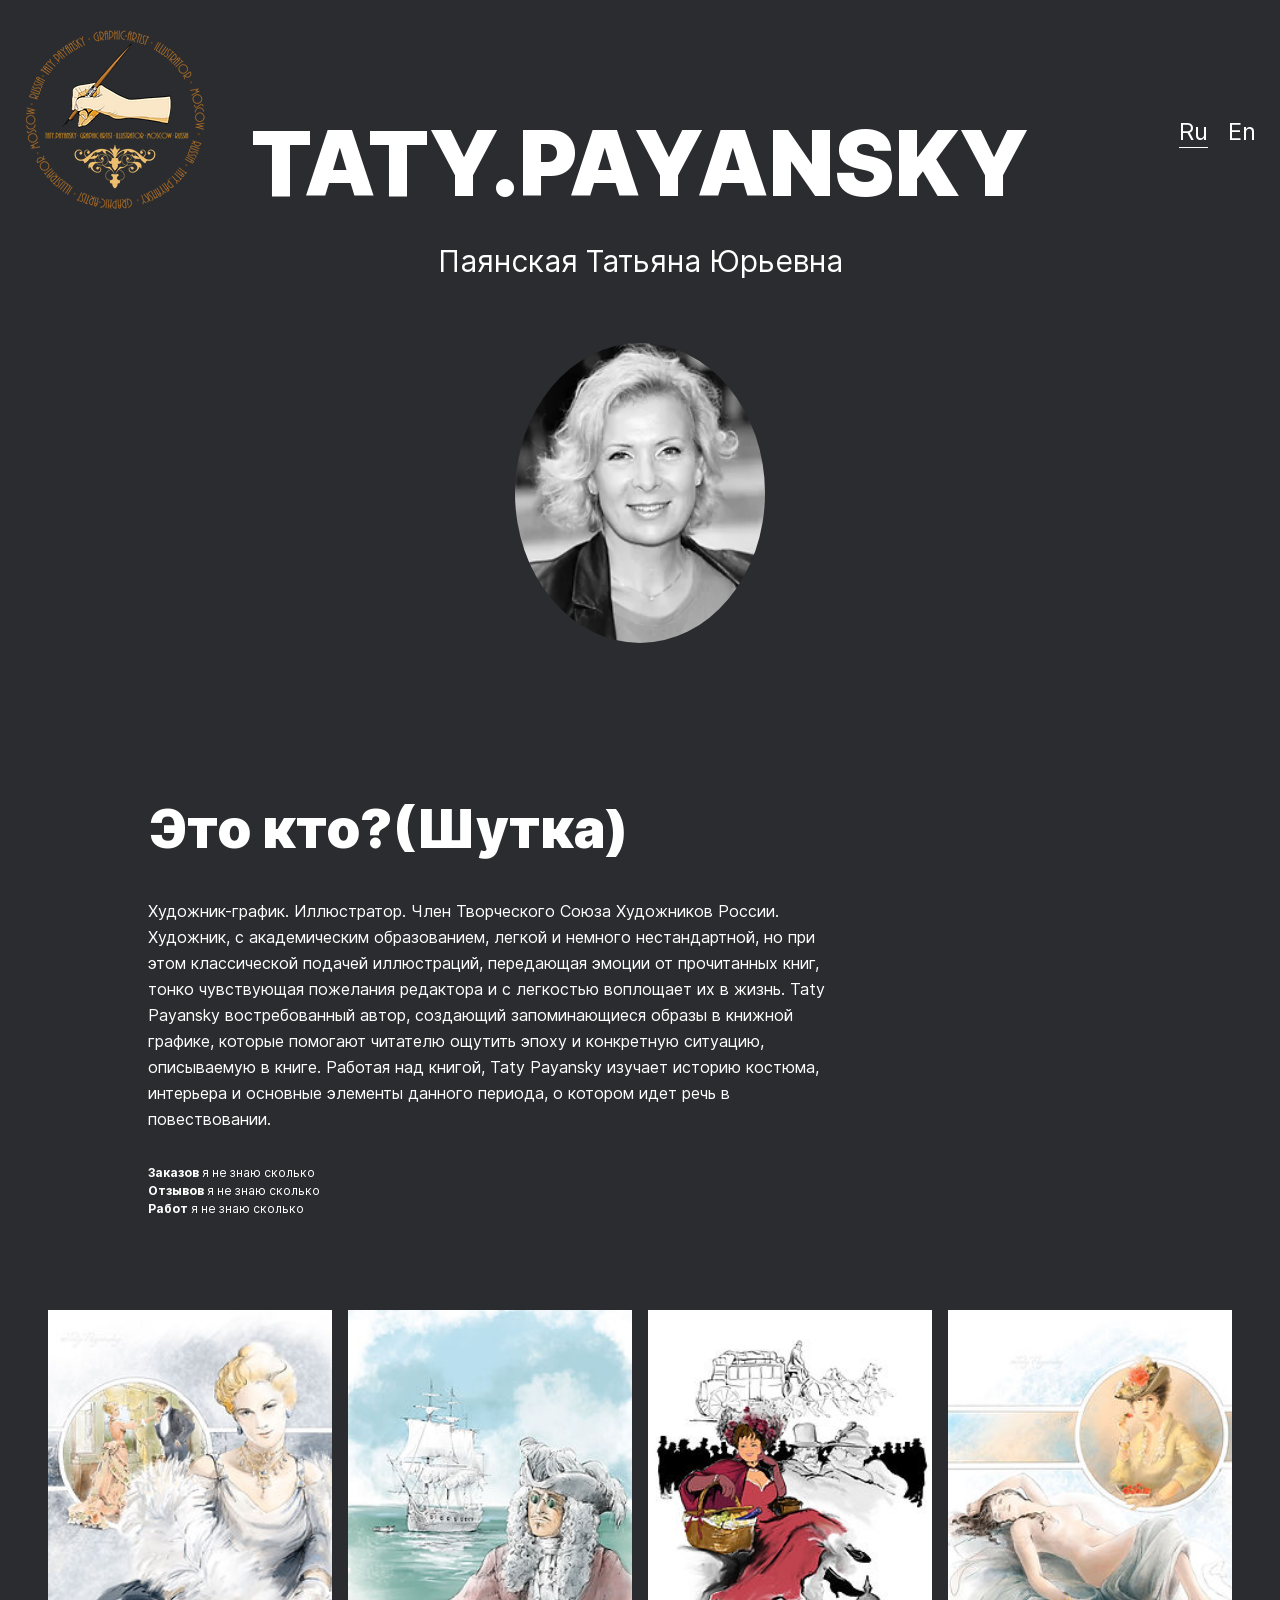
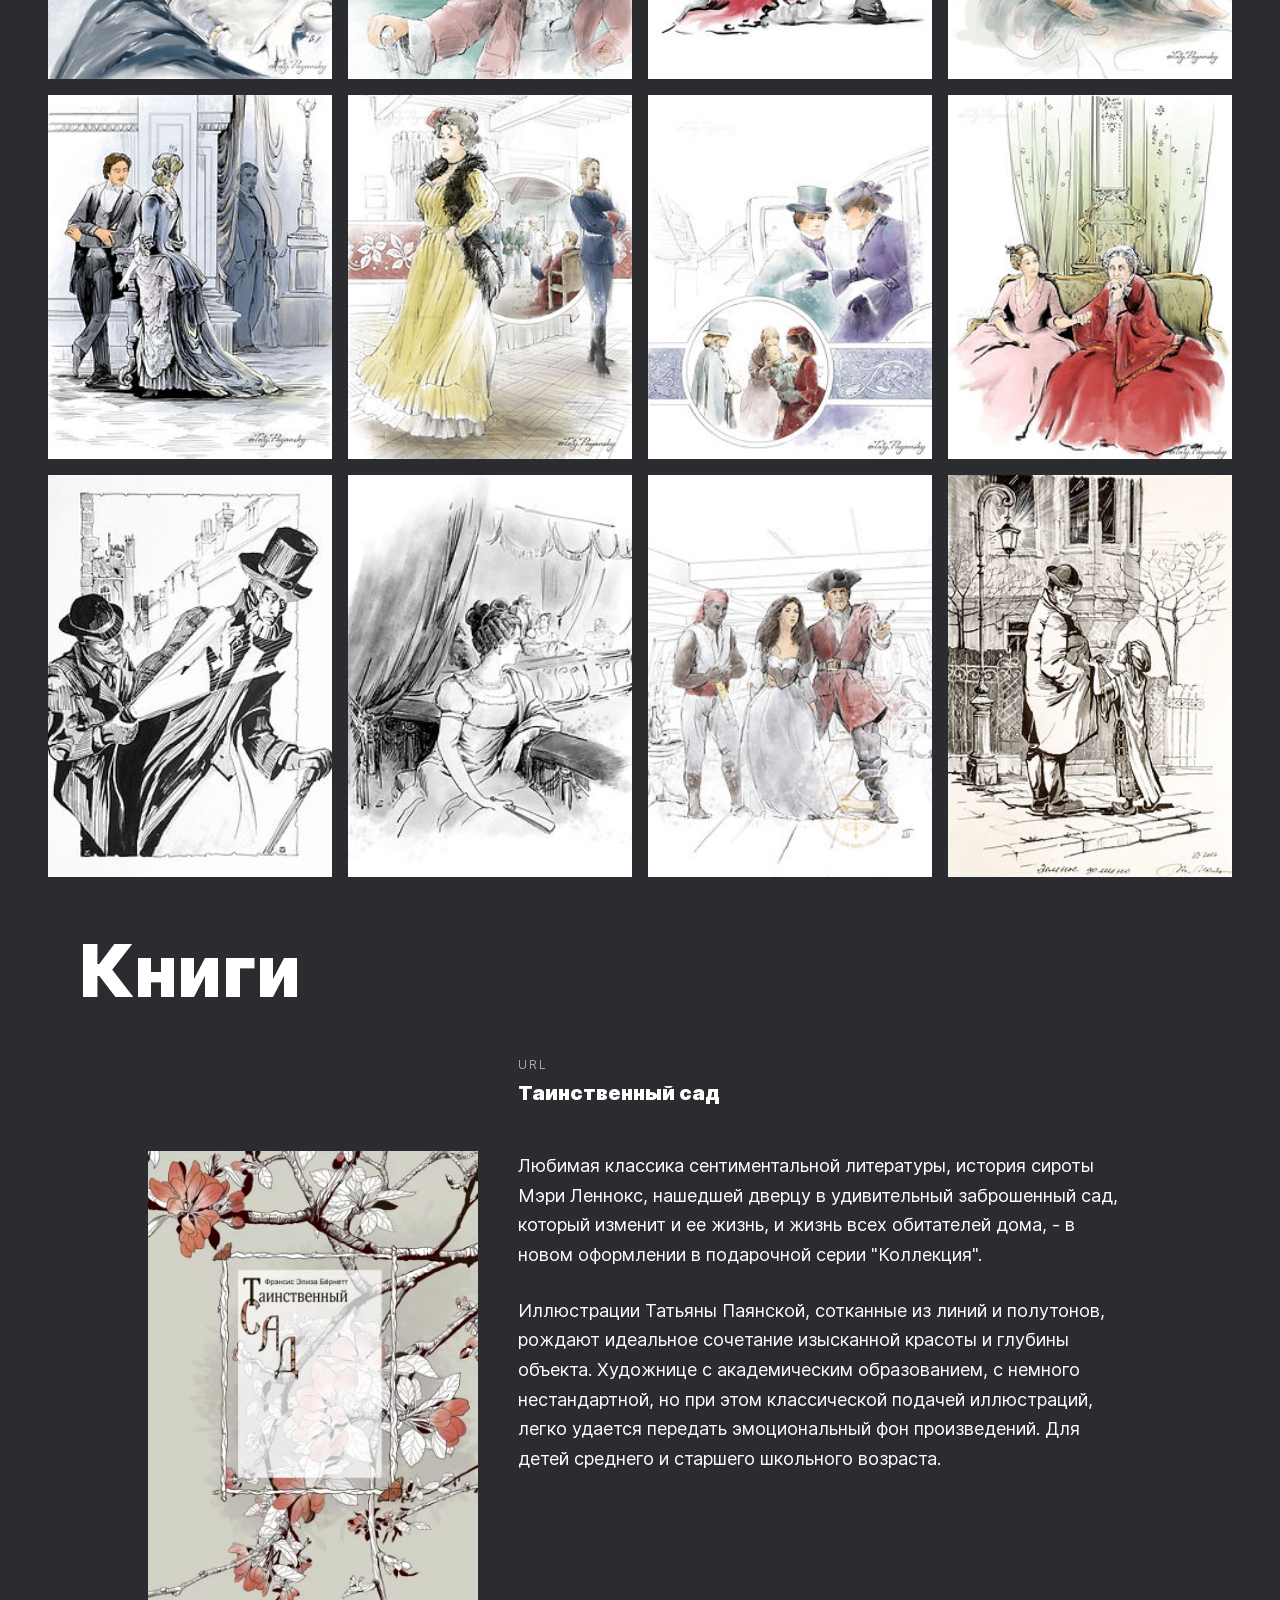
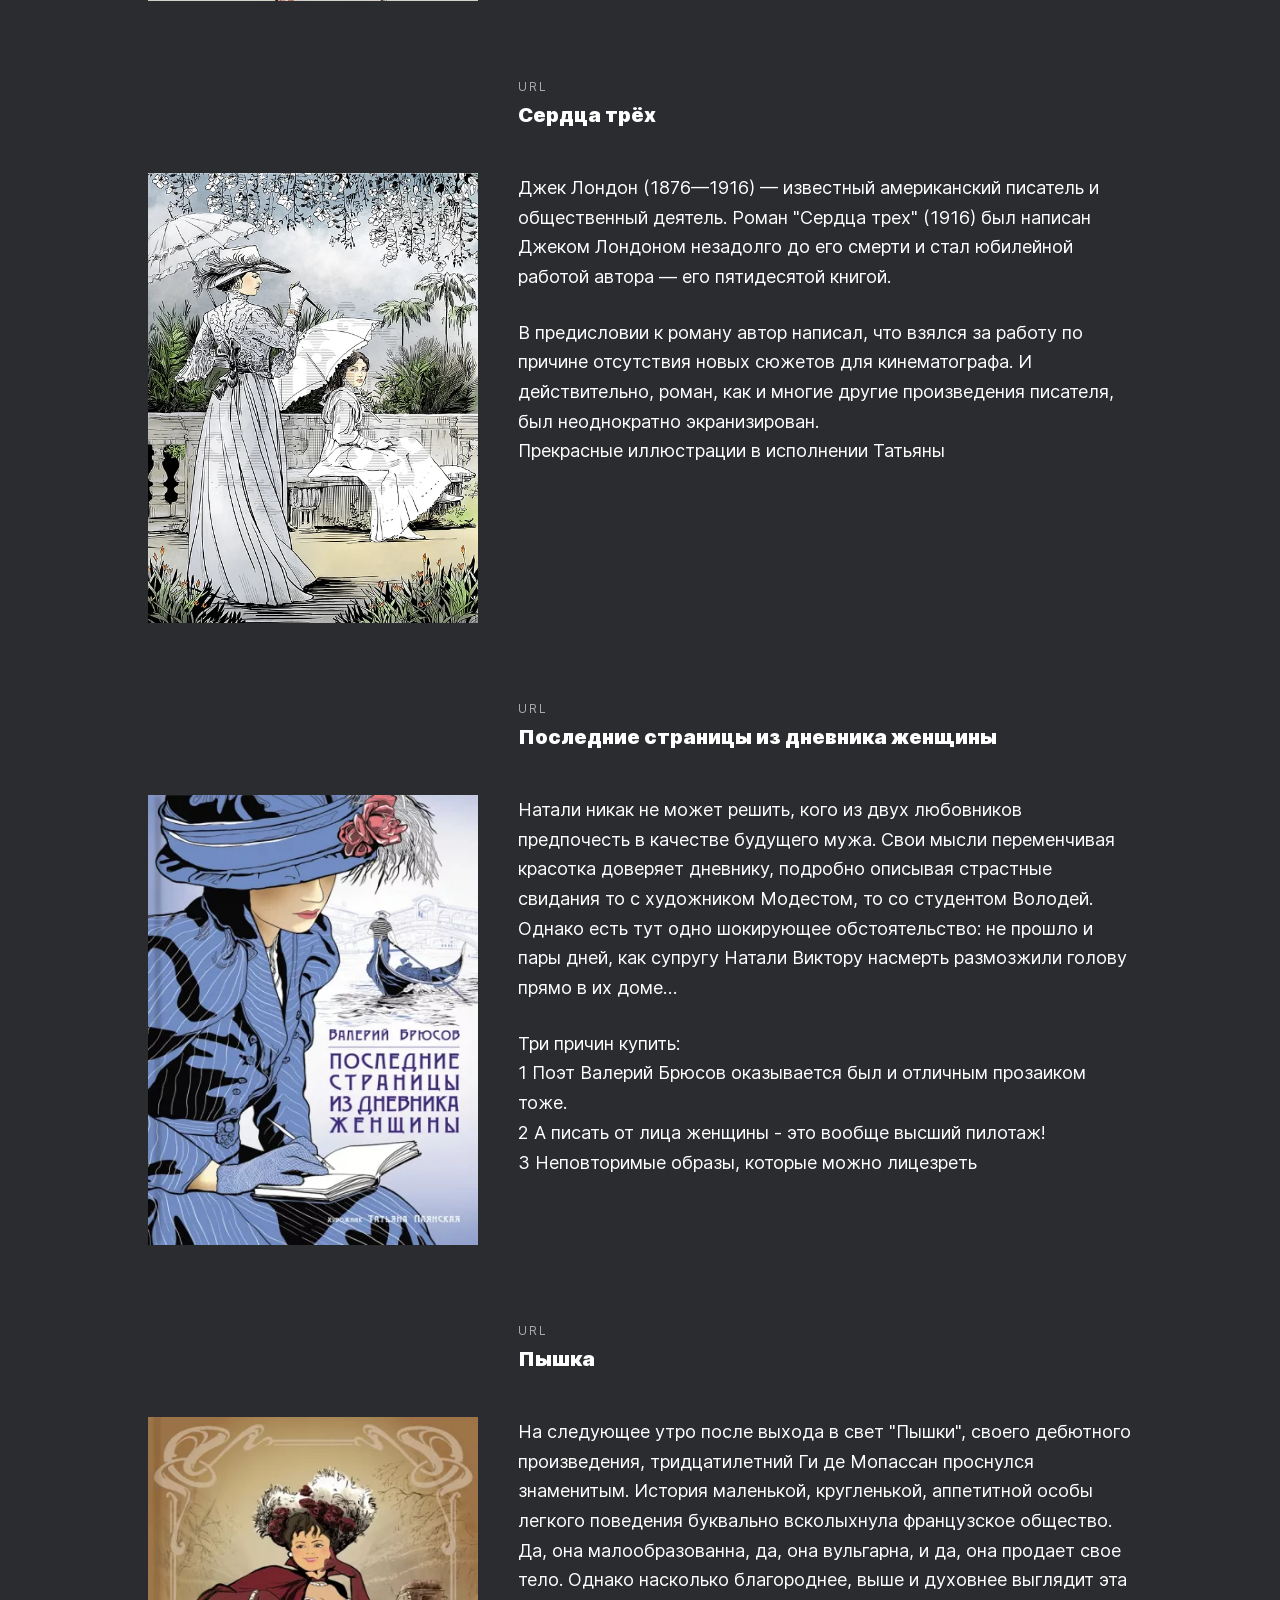
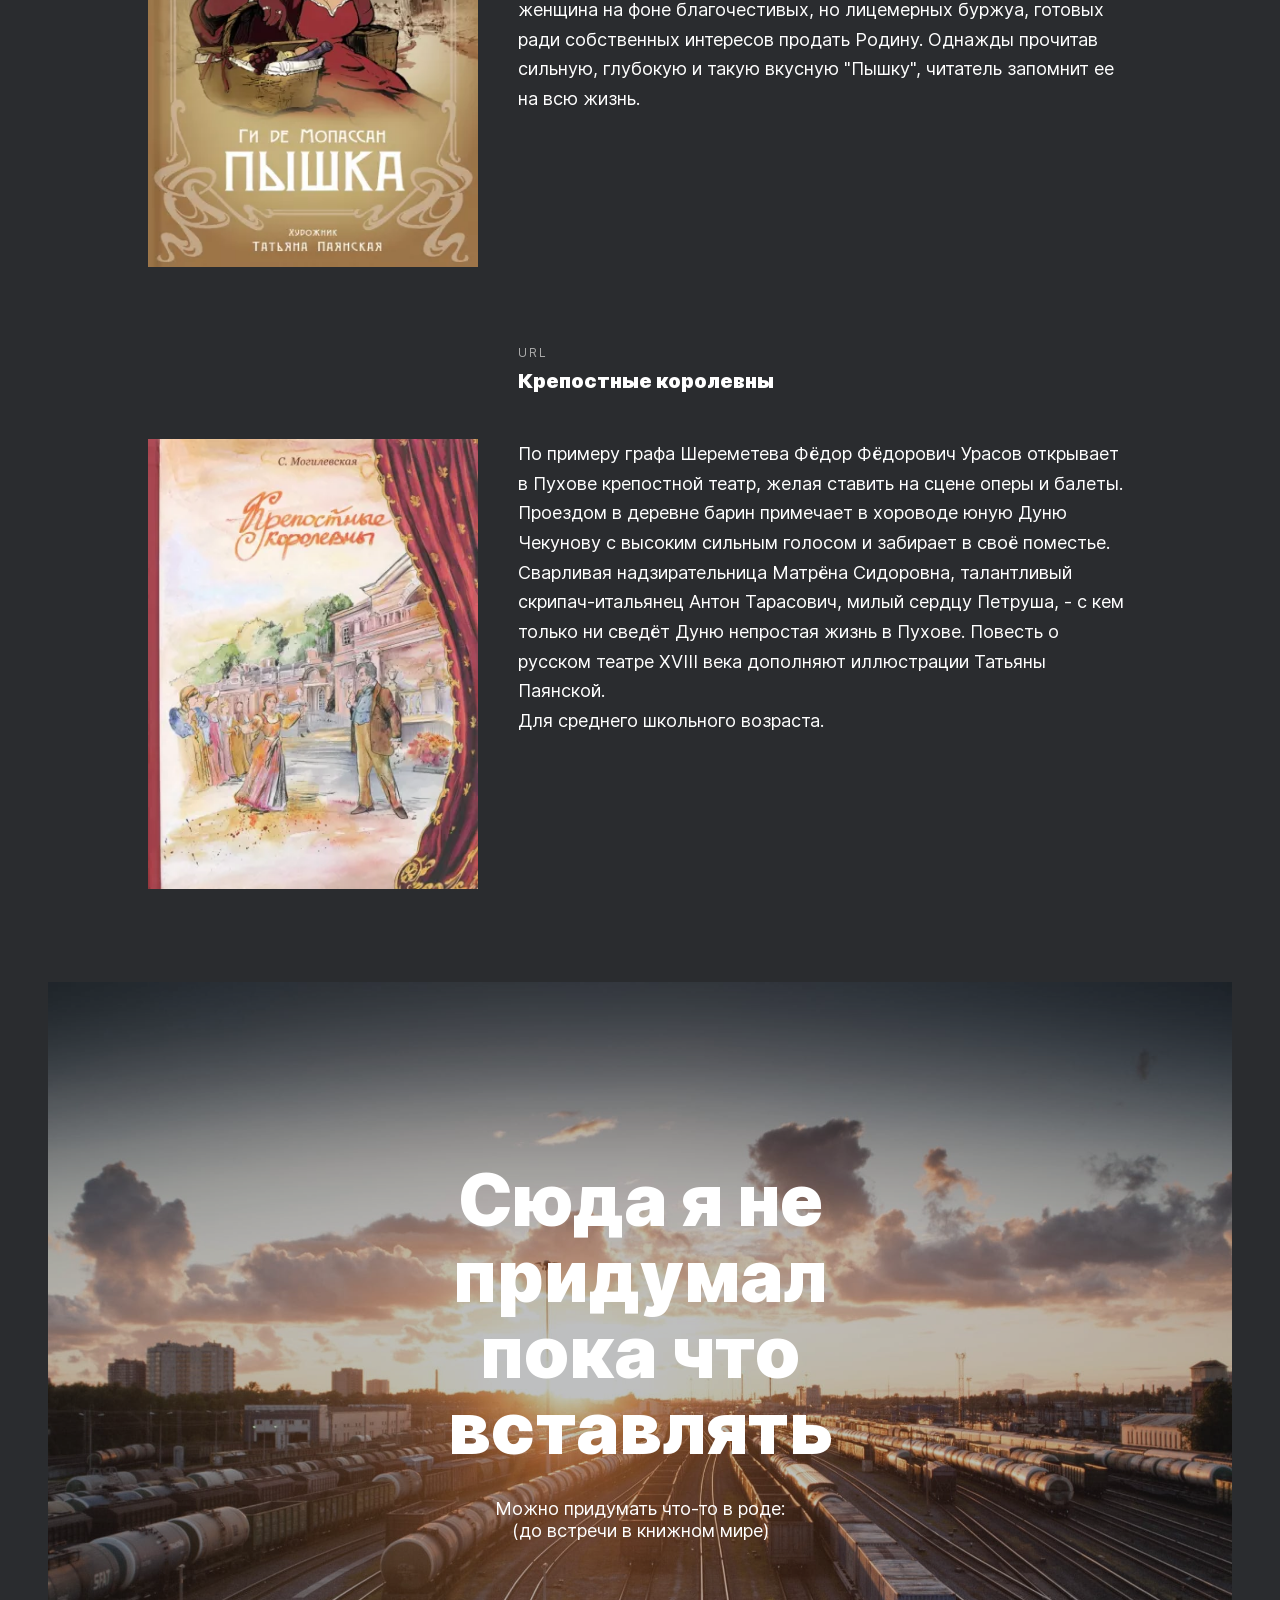
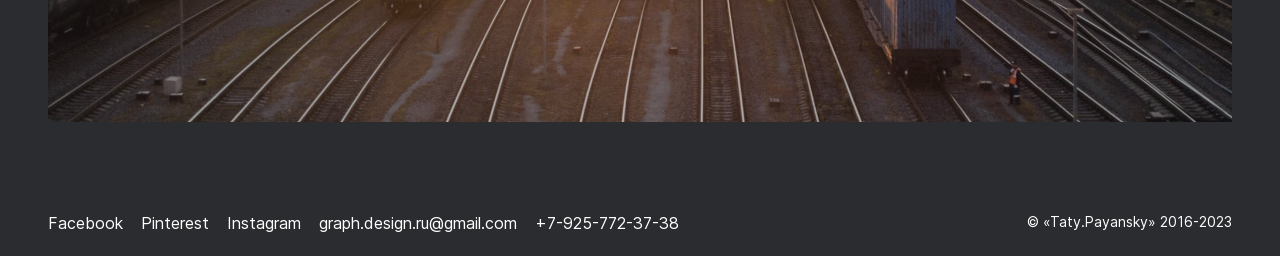
<file: index.html>
<!DOCTYPE html>
<html lang="ru">
<head>
  <meta charset="UTF-8">
  <meta name="viewport" content="width=device-width, initial-scale=1.0">
  <link rel="stylesheet" href="./pages/index.css">
  <title>Прототип</title>
</head>
<body class="root"> 
 <div class="page">
    <header class="header">
        <img class="header__logo" src="images/logo.webp" alt="Логотип Россия" >
        <div class="header__links">
          <a href="#" class="header__lang-link header__lang-link_active">Ru</a>
          <a href="#" class="header__lang-link">En</a>
        </div>
    </header>
    <main class="content">
      <section class="lead">
        <h1 class="lead__title">TATY.PAYANSKY</h1>
        <p class="lead__subtitle"> Паянская Татьяна Юрьевна </p>
         <img class="lead__image" src="./images/мама.webp" alt="Выша полка-верхняя">
         <p class="lead__caption"></p>
      </section>
      <section class="intro">
       <h2 class="intro__title">Это кто?(Шутка)</h2>
       <p class="intro__text">
        Художник-график.  Иллюстратор. Член Творческого Союза Художников России. Художник, с академическим образованием, легкой и немного нестандартной, но при этом классической подачей иллюстраций,  передающая эмоции от прочитанных книг, тонко чувствующая пожелания редактора и с легкостью воплощает их в жизнь. Taty Payansky востребованный автор, создающий запоминающиеся образы в книжной графике, которые помогают читателю ощутить эпоху и конкретную ситуацию, описываемую в книге. Работая над книгой, Taty Payansky изучает историю костюма, интерьера и основные элементы данного периода, о котором идет речь в повествовании.</p>
       <ul class="intro__list">
        <li> <span class="intro__span">Заказов</span> я не знаю сколько</li>
        <li> <span class="intro__span">Отзывов</span> я не знаю сколько </li>
        <li> <span class="intro__span">Работ</span> я не знаю сколько</li>
      </ul>
      </section>
      <section
          class="photo-grid" aria-label="Фотографии интересных мест России">
          <img
            src="./images/1.jpg"
            alt="Поезд"
            class="photo-grid__item"
          />
          <img
            src="./images/2.jpg"
            alt="Атхарва Тулси"
            class="photo-grid__item"
          />
          <img
            src="./images/3.jpg"
            alt="Туман"
            class="photo-grid__item"
          />
          <img
            src="./images/4.jpg"
            alt="Сочи"
            class="photo-grid__item"
          />
          <img
            src="./images/5.jpg"
            alt="Ариса"
            class="photo-grid__item"
          />
          <img
            src="./images/6.jpg"
            alt="Байкал-1"
            class="photo-grid__item"
          />
          <img
            src="./images/7.jpg"
            alt="Эльбрус"
            class="photo-grid__item"
          />
          <img
            src="./images/8.jpg"
            alt="Кондратьев"
            class="photo-grid__item"
          />
          <img
            src="./images/9.jpg"
            alt="Камчатка-1"
            class="photo-grid__item"
          />
          <img
            src="./images/10.jpg"
            alt="Камчатка-2"
            class="photo-grid__item"
          />
          <img
            src="./images/11.jpg"
            alt="Байкал-2"
            class="photo-grid__item"
          />
          <img
            src="./images/12.jpg"
            alt="Ергаки"
            class="photo-grid__item"
          />
          <h1 class="place__main_title">Книги</h1>
        </section>
        <section class="places">
          <ul class="list">
            <li class="place">
              <h2 class="place__title"></h2>
              <div class="place__url-container">
                <p class="place__url-caption">URL</p>
                <a
                  href="https://www.labirint.ru/books/792195/"
                  target="_blank"
                  class="place__url fading-link"
                  >Таинственный сад</a
                >
              </div>
              <img
                src="./images/таинственный сад.webp"
                alt="Куршская коса"
                class="place__img"
              />
              <div class="place__text-container">
                <p class="place__paragraph">
                  Любимая классика сентиментальной литературы, история сироты Мэри Леннокс, нашедшей дверцу в удивительный заброшенный сад, который изменит и ее жизнь, и жизнь всех обитателей дома, - в новом оформлении в подарочной серии "Коллекция".

                </p>
                <p class="place__paragraph">
                  Иллюстрации Татьяны Паянской, сотканные из линий и полутонов, рождают идеальное сочетание изысканной красоты и глубины объекта. Художнице с академическим образованием, с немного нестандартной, но при этом классической подачей иллюстраций, легко удается передать эмоциональный фон произведений.
Для детей среднего и старшего школьного возраста.
                </p>
              </div>
            </li>
            <li class="place">
              <h2 class="place__title"></h2>
              <div class="place__url-container">
                <p class="place__url-caption">URL</p>
                <a
                  href="https://www.labirint.ru/books/792194/"
                  class="place__url fading-link"
                  target="_blank"
                  >Сердца трёх</a
                >
              </div>
              <img
                src="./images/Jack London.webp"
                alt="Кольский"
                class="place__img"
              />
              <div class="place__text-container">
                <p class="place__paragraph">
                  Джек Лондон (1876—1916) — известный американский писатель и общественный деятель.
Роман "Сердца трех" (1916) был написан Джеком Лондоном незадолго до его смерти и стал юбилейной работой автора — его пятидесятой книгой. 
                </p>
                <p class="place__paragraph">
                  В предисловии к роману автор написал, что взялся за работу по причине отсутствия новых сюжетов для кинематографа. И действительно, роман, как и многие другие произведения писателя, был неоднократно экранизирован.
<br>Прекрасные иллюстрации в исполнении Татьяны
                </p>
              </div>
            </li>
            <li class="place">
              <h2 class="place__title"></h2>
              <div class="place__url-container">
                <p class="place__url-caption">URL</p>
                <a
                  href="https://www.labirint.ru/books/830710/"
                  class="place__url fading-link"
                  target="_blank"
                  >Последние страницы из дневника женщины</a
                >
              </div>
              <img
                src="./images/Последние страницы из дневника женщины.webp"
                alt="Алтай"
                class="place__img"
              />
              <div class="place__text-container">
                <p class="place__paragraph">
                  Натали никак не может решить, кого из двух любовников предпочесть в качестве будущего мужа. Свои мысли переменчивая красотка доверяет дневнику, подробно описывая страстные свидания то с художником Модестом, то со студентом Володей. Однако есть тут одно шокирующее обстоятельство: не прошло и пары дней, как супругу Натали Виктору насмерть размозжили голову прямо в их доме…
                </p>
                <p class="place__paragraph">
                  Три причин купить:<br>
                  1 Поэт Валерий Брюсов оказывается был и отличным прозаиком тоже.<br>
2 А писать от лица женщины - это вообще высший пилотаж!<br>
3 Неповторимые образы, которые можно лицезреть<br>
                </p>
              </div>
            </li>
            <li class="place">
              <h2 class="place__title"></h2>
              <div class="place__url-container">
                <p class="place__url-caption">URL</p>
                <a
                  href="https://www.labirint.ru/books/784413/"
                  class="place__url fading-link"
                  target="_blank"
                  >Пышка</a
                >
              </div>
              <img
                src="./images/Пышка.webp"
                alt="Пышка"
                class="place__img"
              />
              <div class="place__text-container">
                <p class="place__paragraph">
                  На следующее утро после выхода в свет "Пышки", своего дебютного произведения, тридцатилетний Ги де Мопассан проснулся знаменитым.
История маленькой, кругленькой, аппетитной особы легкого поведения буквально всколыхнула французское общество. Да, она малообразованна, да, она вульгарна, и да, она продает свое тело. Однако насколько благороднее, выше и духовнее выглядит эта женщина на фоне благочестивых, но лицемерных буржуа, готовых ради собственных интересов продать Родину.
Однажды прочитав сильную, глубокую и такую вкусную "Пышку", читатель запомнит ее на всю жизнь.
                </p>
                <p class="place__paragraph">
                  
                </p>
              </div>
            </li>
            <li class="place">
              <h2 class="place__title"></h2>
              <div class="place__url-container">
                <p class="place__url-caption">URL</p>
                <a
                  href="https://www.labirint.ru/books/628061/"
                  class="place__url fading-link"
                  target="_blank"
                  >Крепостные королевны</a
                >
              </div>
              <img
                src="./images/крепосные королевны.webp"
                alt="Крепостные королевны"
                class="place__img"
              />
              <div class="place__text-container">
                <p class="place__paragraph">
                  По примеру графа Шереметева Фёдор Фёдорович Урасов открывает в Пухове крепостной театр, желая ставить на сцене оперы и балеты. Проездом в деревне барин примечает в хороводе юную Дуню Чекунову с высоким сильным голосом и забирает в своё поместье.
Сварливая надзирательница Матрёна Сидоровна, талантливый скрипач-итальянец Антон Тарасович, милый сердцу Петруша, - с кем только ни сведёт Дуню непростая жизнь в Пухове.
Повесть о русском театре XVIII века дополняют иллюстрации Татьяны Паянской.<br>
Для среднего школьного возраста.
                </p>
              </div>
            </li>
          </ul>
        </section>
        <section class="cover">
          <a href="https://stampsy.com/na-elektrichkakh-do-baikala" class="cover__overlay" target="_blank">
            <h2 class="cover__title">Сюда я не придумал пока что вставлять</h2>
            <p class="cover__subtitle">
              Можно придумать что-то в роде:<br> (до встречи в книжном мире)
            </p>
          </a>
        </section>
    </main>
     <footer class="footer">
       <nav>
        <ul class="footer__links">
          <li class="footer__links-item"><a class="footer__link" target="_blank" href="https://www.facebook.com/taty.payansky/">Facebook</a></li>
          <li class="footer__links-item"><a class="footer__link" target="_blank" href="https://ru.pinterest.com/tatypayansky/">Pinterest</a></li>
          <li class="footer__links-item"><a class="footer__link" target="_blank" href="https://www.instagram.com/taty.payansky/">Instagram</a></li>
          <li class="footer__links-item"><a class="footer__link" target="_blank" href="https://mail.yandex.ru/">graph.design.ru@gmail.com</a></li>
          <li class="footer__links-item"><a class="footer__link" target="_blank" >+7-925-772-37-38</a></li>
        </ul>
       </nav>
       <p class="footer__copyright">© «Taty.Payansky» 2016-2023</p>
     </footer>
  </div> 
</body>
</html>
</file>
<file: pages/index.css>
@import url(../vendor/normalize.css);

@import url(../vendor/fonts/fonts.css);

@import url(../blocks/root/root.css);

@import url(../blocks/page/page.css);

@import url(../blocks/header/header.css);
@import url(../blocks/header/__logo/header__logo.css);
@import url(../blocks/header/__lang-link/header__lang-link.css);
@import url(../blocks/header/__links/header__links.css);
@import url(../blocks/header/__lang-link/_active/header__lang-link_active.css);

@import url(../blocks/content/content.css);

@import url(../blocks/lead/lead.css);

@import url(../blocks/lead/__title/lead__title.css);
@import url(../blocks/lead/__subtitle/lead__subtitle.css);
@import url(../blocks/lead/__image/lead__image.css);
@import url(../blocks/lead/__caption/lead__caption.css);

@import url(../blocks/intro/intro.css);
@import url(../blocks/intro/__list/intro__list.css);
@import url(../blocks/intro/__span/intro__span.css);
@import url(../blocks/intro/__text/intro__text.css);
@import url(../blocks/intro/__title/intro__title.css);

@import url(../blocks/photo-grid/photo-grid.css);
@import url(../blocks/photo-grid/__item/photo-grid__item.css);

@import url(../blocks/list/list.css);

@import url(../blocks/places/places.css);
@import url(../blocks/place/place.css);
@import url(../blocks/place/__img/place__img.css);
@import url(../blocks/place/__paragraph/place__paragraph.css);
@import url(../blocks/place/__main/place__main_title.css);
@import url(../blocks/place/__text-container/place__text-container.css);
@import url(../blocks/place/__title/place__title.css);
@import url(../blocks/place/__url-caption/place__url-caption.css);
@import url(../blocks/place/__url-container/place__url-container.css);
@import url(../blocks/place/__url/place__url.css);
@import url(../blocks/fading-link/fading-link.css);


@import url(../blocks/cover/cover.css);
@import url(../blocks/cover/__overlay/cover__overlay.css);
@import url(../blocks/cover/__subtitle/cover__subtitle.css);
@import url(../blocks/cover/__title/cover__title.css);

@import url(../blocks/footer/footer.css);
@import url(../blocks/footer/__copyright/footer__copyright.css);
@import url(../blocks/footer/__link/footer__link.css);
@import url(../blocks/footer/__links-item/footer__links-item.css);
@import url(../blocks/footer/__links/footer__links.css);
</file>
